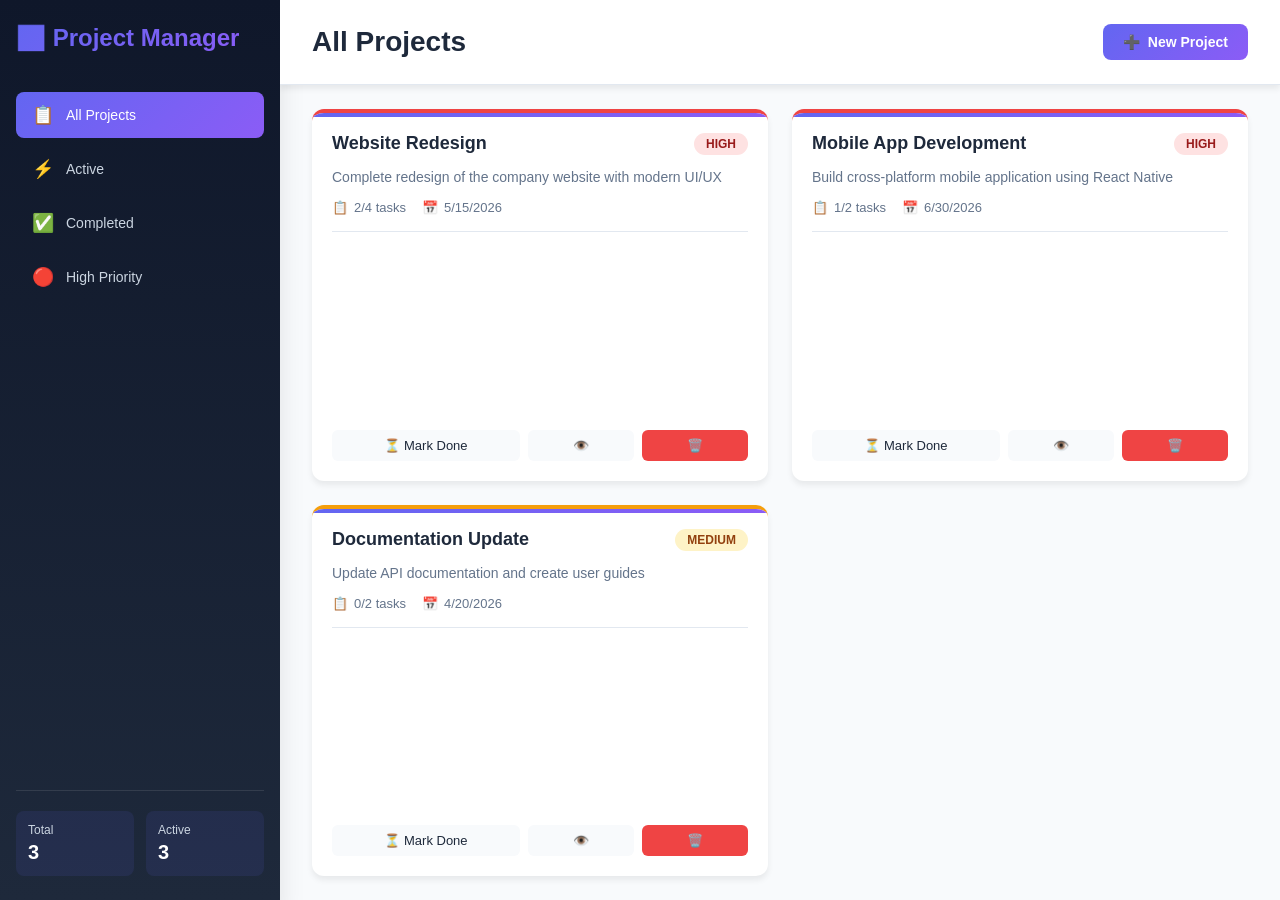
<file: project-manager/index.html>
<!DOCTYPE html>
<html lang="en">
<head>
    <meta charset="UTF-8">
    <meta name="viewport" content="width=device-width, initial-scale=1.0">
    <title>Project Manager - Professional Task & Project Management</title>
    <link rel="stylesheet" href="styles.css">
</head>
<body>
    <div class="app-container">
        <!-- Sidebar Navigation -->
        <aside class="sidebar">
            <div class="sidebar-header">
                <h1 class="app-title">📊 Project Manager</h1>
            </div>
            <nav class="sidebar-nav">
                <button class="nav-btn active" data-filter="all">
                    <span class="nav-icon">📋</span> All Projects
                </button>
                <button class="nav-btn" data-filter="active">
                    <span class="nav-icon">⚡</span> Active
                </button>
                <button class="nav-btn" data-filter="completed">
                    <span class="nav-icon">✅</span> Completed
                </button>
                <button class="nav-btn" data-filter="high-priority">
                    <span class="nav-icon">🔴</span> High Priority
                </button>
            </nav>
            <div class="sidebar-footer">
                <div class="stats">
                    <div class="stat-item">
                        <span class="stat-label">Total</span>
                        <span class="stat-value" id="totalProjects">0</span>
                    </div>
                    <div class="stat-item">
                        <span class="stat-label">Active</span>
                        <span class="stat-value" id="activeProjects">0</span>
                    </div>
                </div>
            </div>
        </aside>

        <!-- Main Content -->
        <main class="main-content">
            <!-- Header -->
            <header class="main-header">
                <h2 id="currentView">All Projects</h2>
                <button class="btn btn-primary" id="addProjectBtn">
                    <span>➕</span> New Project
                </button>
            </header>

            <!-- Project Grid -->
            <div class="projects-grid" id="projectsGrid">
                <div class="empty-state">
                    <p>📭 No projects yet. Create your first project!</p>
                </div>
            </div>
        </main>
    </div>

    <!-- Modal for New/Edit Project -->
    <div class="modal" id="projectModal">
        <div class="modal-content">
            <div class="modal-header">
                <h3 id="modalTitle">Create New Project</h3>
                <button class="modal-close" id="closeModalBtn">&times;</button>
            </div>
            <form id="projectForm">
                <div class="form-group">
                    <label for="projectName">Project Name *</label>
                    <input type="text" id="projectName" required placeholder="Enter project name">
                </div>
                <div class="form-group">
                    <label for="projectDescription">Description</label>
                    <textarea id="projectDescription" placeholder="Project description..." rows="4"></textarea>
                </div>
                <div class="form-row">
                    <div class="form-group">
                        <label for="projectPriority">Priority *</label>
                        <select id="projectPriority" required>
                            <option value="low">Low</option>
                            <option value="medium" selected>Medium</option>
                            <option value="high">High</option>
                        </select>
                    </div>
                    <div class="form-group">
                        <label for="projectDueDate">Due Date</label>
                        <input type="date" id="projectDueDate">
                    </div>
                </div>
                <div class="modal-actions">
                    <button type="button" class="btn btn-secondary" id="cancelBtn">Cancel</button>
                    <button type="submit" class="btn btn-primary">Create Project</button>
                </div>
            </form>
        </div>
    </div>

    <!-- Task Modal -->
    <div class="modal" id="taskModal">
        <div class="modal-content">
            <div class="modal-header">
                <h3>Add Task</h3>
                <button class="modal-close" id="closeTaskModalBtn">&times;</button>
            </div>
            <form id="taskForm">
                <div class="form-group">
                    <label for="taskName">Task Name *</label>
                    <input type="text" id="taskName" required placeholder="Enter task name">
                </div>
                <div class="form-group">
                    <label for="taskPriority">Priority</label>
                    <select id="taskPriority">
                        <option value="low">Low</option>
                        <option value="medium" selected>Medium</option>
                        <option value="high">High</option>
                    </select>
                </div>
                <input type="hidden" id="taskProjectId">
                <div class="modal-actions">
                    <button type="button" class="btn btn-secondary" id="cancelTaskBtn">Cancel</button>
                    <button type="submit" class="btn btn-primary">Add Task</button>
                </div>
            </form>
        </div>
    </div>

    <!-- Project Details Modal -->
    <div class="modal" id="detailsModal">
        <div class="modal-content modal-large">
            <div class="modal-header">
                <h3 id="detailsTitle">Project Details</h3>
                <button class="modal-close" id="closeDetailsBtn">&times;</button>
            </div>
            <div class="details-content">
                <div class="details-header">
                    <div>
                        <p class="details-label">Description</p>
                        <p id="detailsDescription" class="details-text"></p>
                    </div>
                    <div>
                        <p class="details-label">Due Date</p>
                        <p id="detailsDueDate" class="details-text"></p>
                    </div>
                </div>
                
                <div class="tasks-section">
                    <div class="section-header">
                        <h4>Tasks</h4>
                        <button class="btn btn-small" id="addTaskBtn">Add Task</button>
                    </div>
                    <div id="tasksList" class="tasks-list"></div>
                </div>
            </div>
        </div>
    </div>

    <script src="script.js"></script>
</body>
</html>
</file>
<file: project-manager/styles.css>
* {
    margin: 0;
    padding: 0;
    box-sizing: border-box;
}

:root {
    --primary-color: #6366f1;
    --secondary-color: #8b5cf6;
    --success-color: #10b981;
    --danger-color: #ef4444;
    --warning-color: #f59e0b;
    --dark-bg: #0f172a;
    --light-bg: #f8fafc;
    --card-bg: #ffffff;
    --border-color: #e2e8f0;
    --text-dark: #1e293b;
    --text-light: #64748b;
    --shadow: 0 4px 6px rgba(0, 0, 0, 0.07);
    --shadow-lg: 0 20px 25px rgba(0, 0, 0, 0.1);
}

body {
    font-family: -apple-system, BlinkMacSystemFont, 'Segoe UI', Roboto, Oxygen, Ubuntu, Cantarell, sans-serif;
    background: linear-gradient(135deg, #667eea 0%, #764ba2 100%);
    color: var(--text-dark);
    min-height: 100vh;
}

.app-container {
    display: flex;
    height: 100vh;
    background-color: var(--light-bg);
}

/* Sidebar */
.sidebar {
    width: 280px;
    background: linear-gradient(180deg, var(--dark-bg) 0%, #1e293b 100%);
    color: white;
    padding: 24px 16px;
    overflow-y: auto;
    box-shadow: var(--shadow-lg);
    display: flex;
    flex-direction: column;
}

.sidebar-header {
    margin-bottom: 32px;
}

.app-title {
    font-size: 24px;
    font-weight: 700;
    background: linear-gradient(135deg, #6366f1, #8b5cf6);
    -webkit-background-clip: text;
    -webkit-text-fill-color: transparent;
    margin-bottom: 8px;
}

.sidebar-nav {
    display: flex;
    flex-direction: column;
    gap: 8px;
    flex: 1;
}

.nav-btn {
    display: flex;
    align-items: center;
    gap: 12px;
    padding: 12px 16px;
    background: transparent;
    border: none;
    color: #cbd5e1;
    cursor: pointer;
    border-radius: 8px;
    font-size: 14px;
    font-weight: 500;
    transition: all 0.3s ease;
}

.nav-btn:hover {
    background-color: rgba(99, 102, 241, 0.1);
    color: white;
}

.nav-btn.active {
    background: linear-gradient(135deg, var(--primary-color), var(--secondary-color));
    color: white;
}

.nav-icon {
    font-size: 18px;
}

.sidebar-footer {
    margin-top: auto;
    padding-top: 20px;
    border-top: 1px solid rgba(255, 255, 255, 0.1);
}

.stats {
    display: grid;
    grid-template-columns: 1fr 1fr;
    gap: 12px;
}

.stat-item {
    display: flex;
    flex-direction: column;
    gap: 4px;
    padding: 12px;
    background: rgba(99, 102, 241, 0.1);
    border-radius: 8px;
}

.stat-label {
    font-size: 12px;
    color: #cbd5e1;
}

.stat-value {
    font-size: 20px;
    font-weight: 700;
    color: white;
}

/* Main Content */
.main-content {
    flex: 1;
    display: flex;
    flex-direction: column;
    overflow: hidden;
}

.main-header {
    display: flex;
    justify-content: space-between;
    align-items: center;
    padding: 24px 32px;
    background-color: var(--card-bg);
    border-bottom: 1px solid var(--border-color);
    box-shadow: var(--shadow);
}

.main-header h2 {
    font-size: 28px;
    color: var(--text-dark);
}

/* Projects Grid */
.projects-grid {
    flex: 1;
    overflow-y: auto;
    padding: 24px 32px;
    display: grid;
    grid-template-columns: repeat(auto-fill, minmax(320px, 1fr));
    gap: 24px;
}

.empty-state {
    grid-column: 1 / -1;
    display: flex;
    justify-content: center;
    align-items: center;
    min-height: 300px;
    font-size: 18px;
    color: var(--text-light);
}

/* Project Card */
.project-card {
    background: var(--card-bg);
    border-radius: 12px;
    padding: 20px;
    box-shadow: var(--shadow);
    transition: all 0.3s ease;
    position: relative;
    overflow: hidden;
    display: flex;
    flex-direction: column;
    cursor: pointer;
}

.project-card::before {
    content: '';
    position: absolute;
    top: 0;
    left: 0;
    right: 0;
    height: 4px;
    background: linear-gradient(90deg, var(--primary-color), var(--secondary-color));
}

.project-card:hover {
    box-shadow: var(--shadow-lg);
    transform: translateY(-4px);
}

.project-card.high {
    border-top: 4px solid var(--danger-color);
}

.project-card.medium {
    border-top: 4px solid var(--warning-color);
}

.project-card.low {
    border-top: 4px solid var(--success-color);
}

.project-header {
    display: flex;
    justify-content: space-between;
    align-items: start;
    margin-bottom: 12px;
}

.project-title {
    font-size: 18px;
    font-weight: 600;
    color: var(--text-dark);
    flex: 1;
}

.priority-badge {
    display: inline-block;
    padding: 4px 12px;
    border-radius: 20px;
    font-size: 12px;
    font-weight: 600;
    text-transform: uppercase;
}

.priority-badge.high {
    background-color: #fee2e2;
    color: #991b1b;
}

.priority-badge.medium {
    background-color: #fef3c7;
    color: #92400e;
}

.priority-badge.low {
    background-color: #dcfce7;
    color: #166534;
}

.project-description {
    font-size: 14px;
    color: var(--text-light);
    margin-bottom: 12px;
    line-height: 1.5;
    display: -webkit-box;
    -webkit-line-clamp: 2;
    -webkit-box-orient: vertical;
    overflow: hidden;
}

.project-meta {
    display: flex;
    gap: 16px;
    margin-bottom: 16px;
    padding-bottom: 16px;
    border-bottom: 1px solid var(--border-color);
}

.meta-item {
    display: flex;
    align-items: center;
    gap: 6px;
    font-size: 13px;
    color: var(--text-light);
}

.project-footer {
    display: flex;
    gap: 8px;
    margin-top: auto;
}

.project-actions {
    display: flex;
    gap: 8px;
    width: 100%;
}

.status-toggle {
    padding: 8px 12px;
    border: none;
    border-radius: 6px;
    background-color: var(--light-bg);
    color: var(--text-dark);
    font-size: 13px;
    cursor: pointer;
    transition: all 0.3s ease;
    flex: 1;
    font-weight: 500;
}

.status-toggle:hover {
    background-color: var(--primary-color);
    color: white;
}

.status-toggle.completed {
    background-color: var(--success-color);
    color: white;
}

/* Buttons */
.btn {
    padding: 10px 20px;
    border: none;
    border-radius: 8px;
    font-size: 14px;
    font-weight: 600;
    cursor: pointer;
    transition: all 0.3s ease;
    display: inline-flex;
    align-items: center;
    gap: 8px;
}

.btn-primary {
    background: linear-gradient(135deg, var(--primary-color), var(--secondary-color));
    color: white;
}

.btn-primary:hover {
    transform: translateY(-2px);
    box-shadow: 0 10px 20px rgba(99, 102, 241, 0.3);
}

.btn-secondary {
    background-color: var(--light-bg);
    color: var(--text-dark);
    border: 1px solid var(--border-color);
}

.btn-secondary:hover {
    background-color: var(--border-color);
}

.btn-small {
    padding: 6px 12px;
    font-size: 12px;
}

.btn-danger {
    background-color: var(--danger-color);
    color: white;
}

.btn-danger:hover {
    opacity: 0.9;
}

#addProjectBtn {
    display: flex;
    align-items: center;
    gap: 8px;
}

/* Modal */
.modal {
    display: none;
    position: fixed;
    top: 0;
    left: 0;
    right: 0;
    bottom: 0;
    background-color: rgba(0, 0, 0, 0.5);
    z-index: 1000;
    justify-content: center;
    align-items: center;
}

.modal.active {
    display: flex;
}

.modal-content {
    background: var(--card-bg);
    border-radius: 12px;
    padding: 0;
    max-width: 500px;
    width: 90%;
    max-height: 90vh;
    overflow-y: auto;
    box-shadow: var(--shadow-lg);
}

.modal-content.modal-large {
    max-width: 700px;
}

.modal-header {
    display: flex;
    justify-content: space-between;
    align-items: center;
    padding: 24px;
    border-bottom: 1px solid var(--border-color);
}

.modal-header h3 {
    font-size: 20px;
    color: var(--text-dark);
}

.modal-close {
    background: none;
    border: none;
    font-size: 24px;
    color: var(--text-light);
    cursor: pointer;
    transition: color 0.3s ease;
}

.modal-close:hover {
    color: var(--text-dark);
}

.modal-content > *:not(.modal-header) {
    padding: 24px;
}

.form-group {
    margin-bottom: 16px;
}

.form-group label {
    display: block;
    margin-bottom: 8px;
    font-weight: 600;
    color: var(--text-dark);
    font-size: 14px;
}

.form-group input,
.form-group textarea,
.form-group select {
    width: 100%;
    padding: 10px 12px;
    border: 1px solid var(--border-color);
    border-radius: 6px;
    font-size: 14px;
    font-family: inherit;
    transition: all 0.3s ease;
}

.form-group input:focus,
.form-group textarea:focus,
.form-group select:focus {
    outline: none;
    border-color: var(--primary-color);
    box-shadow: 0 0 0 3px rgba(99, 102, 241, 0.1);
}

.form-row {
    display: grid;
    grid-template-columns: 1fr 1fr;
    gap: 16px;
}

.modal-actions {
    display: flex;
    gap: 12px;
    justify-content: flex-end;
    padding-top: 16px;
    border-top: 1px solid var(--border-color);
}

/* Details Modal */
.details-content {
    padding: 24px;
}

.details-header {
    display: grid;
    grid-template-columns: 1fr 1fr;
    gap: 24px;
    margin-bottom: 32px;
    padding-bottom: 24px;
    border-bottom: 1px solid var(--border-color);
}

.details-label {
    font-size: 12px;
    text-transform: uppercase;
    font-weight: 700;
    color: var(--text-light);
    margin-bottom: 8px;
}

.details-text {
    font-size: 16px;
    color: var(--text-dark);
    line-height: 1.6;
}

.tasks-section {
    margin-top: 24px;
}

.section-header {
    display: flex;
    justify-content: space-between;
    align-items: center;
    margin-bottom: 16px;
}

.section-header h4 {
    font-size: 16px;
    color: var(--text-dark);
}

.tasks-list {
    display: flex;
    flex-direction: column;
    gap: 12px;
}

.task-item {
    display: flex;
    gap: 12px;
    padding: 12px;
    background-color: var(--light-bg);
    border-radius: 8px;
    align-items: center;
}

.task-checkbox {
    width: 20px;
    height: 20px;
    cursor: pointer;
}

.task-content {
    flex: 1;
}

.task-name {
    font-weight: 500;
    color: var(--text-dark);
}

.task-content.completed .task-name {
    text-decoration: line-through;
    color: var(--text-light);
}

.task-priority {
    font-size: 12px;
    padding: 2px 8px;
    border-radius: 4px;
    background-color: rgba(0, 0, 0, 0.1);
}

.task-delete {
    background: none;
    border: none;
    color: var(--danger-color);
    cursor: pointer;
    font-size: 18px;
    padding: 4px 8px;
}

.task-delete:hover {
    opacity: 0.7;
}

/* Scrollbar */
::-webkit-scrollbar {
    width: 8px;
}

::-webkit-scrollbar-track {
    background: transparent;
}

::-webkit-scrollbar-thumb {
    background: rgba(0, 0, 0, 0.2);
    border-radius: 4px;
}

::-webkit-scrollbar-thumb:hover {
    background: rgba(0, 0, 0, 0.3);
}

/* Responsive */
@media (max-width: 768px) {
    .app-container {
        flex-direction: column;
    }

    .sidebar {
        width: 100%;
        padding: 16px;
    }

    .main-header {
        padding: 16px;
    }

    .projects-grid {
        grid-template-columns: 1fr;
        padding: 16px;
    }

    .form-row {
        grid-template-columns: 1fr;
    }

    .details-header {
        grid-template-columns: 1fr;
    }

    .modal-content {
        max-width: 100%;
    }
}
</file>
